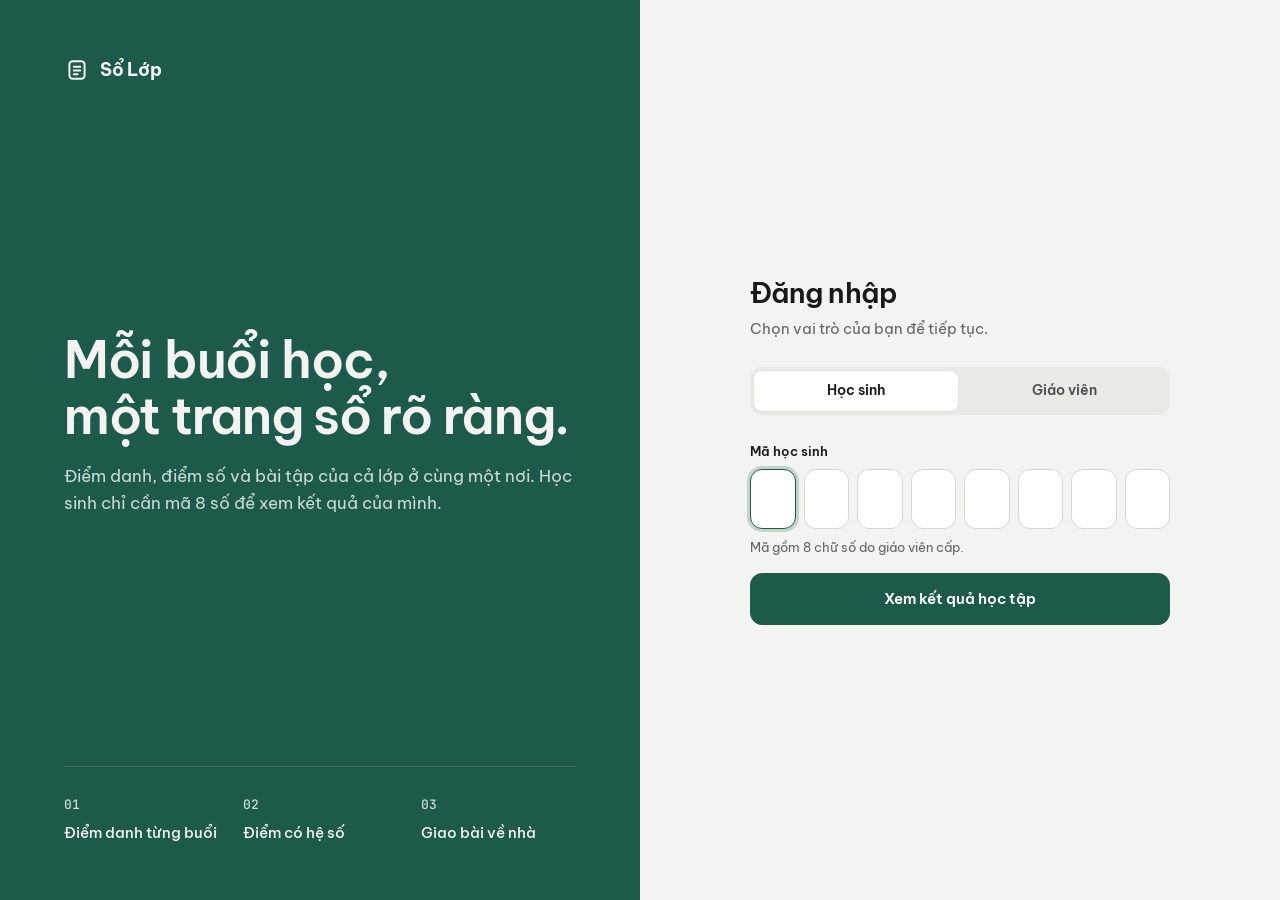
<file: index.html>
<!doctype html>
<html lang="vi">
<head>
<meta charset="utf-8">
<meta name="viewport" content="width=device-width, initial-scale=1, viewport-fit=cover">
<meta name="theme-color" content="#1E5A4C">
<link rel="icon" href="assets/favicon.svg" type="image/svg+xml">
<link rel="preconnect" href="https://fonts.googleapis.com">
<link rel="preconnect" href="https://fonts.gstatic.com" crossorigin>
<link href="https://fonts.googleapis.com/css2?family=Be+Vietnam+Pro:wght@400;500;600;700&amp;family=JetBrains+Mono:wght@500;600&amp;display=swap" rel="stylesheet">
<link rel="stylesheet" href="assets/ui.css">
<title>Đăng nhập</title>
</head>
<body>
<div id="root"></div>
<noscript><p style="padding:20px">Cần bật JavaScript để sử dụng.</p></noscript>
<script src="config.js"></script>
<script src="assets/common.js"></script>
<script src="assets/api.js"></script>
<script src="assets/login.js"></script>
</body>
</html>
</file>
<file: assets/ui.css>
/* =====================================================================
   SỔ LỚP — hệ thiết kế dùng chung (giao diện mới)
   Nền đá nhạt, chữ than chì, một màu nhấn xanh rêu; cam đất chỉ dành cho
   "vắng" và điểm dưới trung bình. Số liệu dùng phông đơn cách cho thẳng cột.
   ===================================================================== */

:root {
  --bg: #F3F4F1;
  --surface: #FFFFFF;
  --surface-2: #FAFBF9;
  --sunken: #E8EAE5;
  --ink: #171A18;
  --ink-2: #4B514D;
  --muted: #5F6661;
  --faint: #8C938E;
  --line: #E3E5E0;
  --line-2: #D5D8D2;
  --line-soft: #EEF0EC;
  --accent: #1E5A4C;
  --accent-hover: #174A3E;
  --accent-soft: #E4EEEA;
  --accent-ink: #1E5A4C;
  --on-accent: #FFFFFF;
  --hero: #1E5A4C;
  --hero-ink: #F3F4F1;
  --hero-soft: #C9DBD4;
  --hero-line: #3C7566;
  --warn: #B2541A;
  --warn-ink: #94430F;
  --warn-soft: #FBEDE3;
  --w-tx: #9FC3B6;
  --w-gk: #3C7566;
  --w-ck: #123B31;
  --focus: 0 0 0 3px rgba(30, 90, 76, .22);
  --shadow: 0 1px 2px rgba(23, 26, 24, .06);
  --shadow-pop: 0 20px 50px -16px rgba(23, 26, 24, .28), 0 2px 6px rgba(23, 26, 24, .08);

  --font: 'Be Vietnam Pro', system-ui, -apple-system, 'Segoe UI', sans-serif;
  --mono: 'JetBrains Mono', ui-monospace, 'SF Mono', Menlo, Consolas, monospace;
  --r-sm: 8px;
  --r: 12px;
  --r-lg: 16px;
  --r-xl: 20px;
  --side: 240px;
  --ease: cubic-bezier(.2, .8, .2, 1);
  color-scheme: light;
}

@media (prefers-color-scheme: dark) {
  :root:not([data-theme="light"]) {
    --bg: #111412; --surface: #191D1B; --surface-2: #1D2220; --sunken: #262B28;
    --ink: #E9ECEA; --ink-2: #C3C9C5; --muted: #9AA29D; --faint: #737B76;
    --line: #2A302D; --line-2: #3A413D; --line-soft: #232826;
    --accent: #5FB39C; --accent-hover: #78C4AF; --accent-soft: #1D2F29; --accent-ink: #7FCBB5; --on-accent: #0D1A16;
    --hero: #163F35; --hero-ink: #EAF2EE; --hero-soft: #A9C9BD; --hero-line: #2C5A4D;
    --warn: #E0895A; --warn-ink: #F0A77C; --warn-soft: #3A2619;
    --w-tx: #3E6B5E; --w-gk: #5FB39C; --w-ck: #A6DCCB;
    --focus: 0 0 0 3px rgba(95, 179, 156, .3);
    --shadow: none;
    --shadow-pop: 0 20px 50px -12px rgba(0, 0, 0, .6);
    color-scheme: dark;
  }
}
:root[data-theme="dark"] {
  --bg: #111412; --surface: #191D1B; --surface-2: #1D2220; --sunken: #262B28;
  --ink: #E9ECEA; --ink-2: #C3C9C5; --muted: #9AA29D; --faint: #737B76;
  --line: #2A302D; --line-2: #3A413D; --line-soft: #232826;
  --accent: #5FB39C; --accent-hover: #78C4AF; --accent-soft: #1D2F29; --accent-ink: #7FCBB5; --on-accent: #0D1A16;
  --hero: #163F35; --hero-ink: #EAF2EE; --hero-soft: #A9C9BD; --hero-line: #2C5A4D;
  --warn: #E0895A; --warn-ink: #F0A77C; --warn-soft: #3A2619;
  --w-tx: #3E6B5E; --w-gk: #5FB39C; --w-ck: #A6DCCB;
  --focus: 0 0 0 3px rgba(95, 179, 156, .3);
  --shadow: none;
  --shadow-pop: 0 20px 50px -12px rgba(0, 0, 0, .6);
  color-scheme: dark;
}

/* ---------------- nền tảng ---------------- */
*, *::before, *::after { box-sizing: border-box; }
html { -webkit-text-size-adjust: 100%; }
body {
  margin: 0; min-height: 100vh; background: var(--bg); color: var(--ink);
  font: 400 15px/1.55 var(--font); -webkit-font-smoothing: antialiased; text-rendering: optimizeLegibility;
}
h1, h2, h3, h4 { margin: 0; line-height: 1.3; font-weight: 600; letter-spacing: -.01em; }
p { margin: 0; }
a { color: var(--accent-ink); text-decoration: none; }
a:hover { text-decoration: underline; }
button, input, select, textarea { font: inherit; color: inherit; }
button { cursor: pointer; }
:focus-visible { outline: 2px solid var(--accent); outline-offset: 2px; }
img { max-width: 100%; }
.num { font-family: var(--mono); font-variant-numeric: tabular-nums; }
.muted { color: var(--muted); }
.small { font-size: 13px; }
.hidden { display: none !important; }
.sr { position: absolute; width: 1px; height: 1px; overflow: hidden; clip: rect(0 0 0 0); white-space: nowrap; }
.grow { flex: 1; min-width: 0; }
.row { display: flex; align-items: center; gap: 10px; flex-wrap: wrap; }
.stack { display: flex; flex-direction: column; gap: 16px; }
.eyebrow { font-size: 12px; font-weight: 600; color: var(--muted); text-transform: uppercase; letter-spacing: .06em; }
svg.i { width: 20px; height: 20px; flex: none; }
svg.i.sm { width: 16px; height: 16px; }

/* ---------------- nút ---------------- */
.btn {
  height: 44px; padding: 0 18px; border-radius: 10px; border: 1px solid var(--line-2);
  background: var(--surface); color: var(--ink); font-weight: 600; font-size: 14px;
  display: inline-flex; align-items: center; justify-content: center; gap: 8px; white-space: nowrap;
  transition: background .14s, border-color .14s, color .14s; position: relative; text-decoration: none;
}
.btn:hover { background: var(--bg); text-decoration: none; }
.btn:disabled { opacity: .5; cursor: not-allowed; }
.btn.pri { background: var(--accent); border-color: var(--accent); color: var(--on-accent); }
.btn.pri:hover { background: var(--accent-hover); border-color: var(--accent-hover); }
.btn.ghost { background: transparent; border-color: transparent; color: var(--ink-2); }
.btn.ghost:hover { background: var(--sunken); color: var(--ink); }
.btn.danger { color: var(--warn-ink); }
.btn.danger:hover { background: var(--warn-soft); }
.btn.sm { height: 36px; padding: 0 12px; font-size: 13px; border-radius: 8px; }
.btn.icon { width: 44px; padding: 0; }
.btn.sm.icon { width: 36px; }
.btn.block { width: 100%; }
.btn.lg { height: 52px; font-size: 15px; border-radius: 12px; }
.btn.is-loading { color: transparent !important; pointer-events: none; }
.btn.is-loading > * { visibility: hidden; }
.btn .spin { position: absolute; left: 50%; top: 50%; margin: -9px 0 0 -9px; visibility: visible; color: var(--ink); }
.btn.pri .spin { color: var(--on-accent); }
.spin { width: 18px; height: 18px; border: 2px solid currentColor; border-right-color: transparent; border-radius: 50%; display: inline-block; animation: spin .7s linear infinite; }
@keyframes spin { to { transform: rotate(360deg); } }

/* ---------------- ô nhập ---------------- */
.field { display: flex; flex-direction: column; gap: 8px; min-width: 0; }
.field > label, .label { font-size: 13px; font-weight: 600; }
.input {
  width: 100%; height: 46px; border: 1px solid var(--line-2); border-radius: 10px; padding: 0 14px;
  background: var(--surface); color: var(--ink); font-size: 15px; transition: border-color .14s, box-shadow .14s;
}
textarea.input { height: auto; min-height: 140px; padding: 12px 14px; line-height: 1.6; resize: vertical; }
select.input { padding-right: 34px; appearance: none; -webkit-appearance: none;
  background-image: url("data:image/svg+xml,%3Csvg xmlns='http://www.w3.org/2000/svg' width='16' height='16' viewBox='0 0 24 24' fill='none' stroke='%235F6661' stroke-width='2'%3E%3Cpath d='m6 9 6 6 6-6'/%3E%3C/svg%3E");
  background-repeat: no-repeat; background-position: right 12px center; }
.input:focus { outline: none; border-color: var(--accent); box-shadow: var(--focus); }
.input::placeholder { color: var(--faint); }
.hint { font-size: 13px; color: var(--muted); }
.err { font-size: 13px; color: var(--warn-ink); font-weight: 500; }

/* ---------------- công tắc phân đoạn, chip, nhãn ---------------- */
.seg { display: flex; gap: 4px; padding: 4px; background: var(--sunken); border-radius: 12px; }
.seg > button { flex: 1; height: 40px; border: 0; border-radius: 8px; background: transparent; color: var(--ink-2); font-weight: 600; font-size: 14px; }
.seg > button[aria-pressed="true"] { background: var(--surface); color: var(--ink); box-shadow: 0 0 0 1px var(--line), var(--shadow); }
.badge { display: inline-flex; align-items: center; height: 26px; padding: 0 10px; border-radius: 999px; font-size: 12px; font-weight: 600; background: var(--line-soft); color: var(--ink-2); white-space: nowrap; }
.badge.ok { background: var(--accent-soft); color: var(--accent-ink); }
.badge.warn { background: var(--warn-soft); color: var(--warn-ink); }
.tag { display: inline-flex; align-items: center; height: 22px; padding: 0 8px; border-radius: 6px; font: 600 11px var(--mono); background: var(--line-soft); color: var(--ink-2); }
.pill { display: inline-flex; align-items: center; gap: 8px; height: 36px; padding: 0 14px; border-radius: 999px; font-size: 14px; font-weight: 600; }
.pill.ok { background: var(--accent-soft); color: var(--accent-ink); }
.pill.warn { background: var(--warn-soft); color: var(--warn-ink); }
.chip { display: inline-flex; align-items: center; gap: 8px; height: 30px; padding: 0 12px; border-radius: 999px; border: 1px solid var(--line); background: var(--surface); font-size: 13px; color: var(--ink-2); }

/* ---------------- thẻ ---------------- */
.card { background: var(--surface); border: 1px solid var(--line); border-radius: var(--r-lg); }
.card-h { padding: 20px 22px; display: flex; flex-wrap: wrap; align-items: center; justify-content: space-between; gap: 12px; border-bottom: 1px solid var(--line); }
.card-b { padding: 22px; }
.card-f { padding: 16px 22px; display: flex; flex-wrap: wrap; justify-content: flex-end; gap: 10px; border-top: 1px solid var(--line-soft); }
.card-title { font-size: 18px; font-weight: 600; }

/* ---------------- trống, khung xương ---------------- */
.empty { padding: 48px 24px; text-align: center; display: flex; flex-direction: column; align-items: center; gap: 8px; color: var(--muted); }
.empty svg { width: 32px; height: 32px; color: var(--faint); margin-bottom: 6px; }
.empty h3 { color: var(--ink); font-size: 16px; }
.empty .btn { margin-top: 10px; }
.sk { background: linear-gradient(90deg, var(--line-soft), var(--sunken), var(--line-soft)); background-size: 200% 100%; animation: sk 1.2s linear infinite; border-radius: 8px; }
@keyframes sk { to { background-position: -200% 0; } }

/* ---------------- thông báo nổi ---------------- */
#toasts { position: fixed; z-index: 200; left: 50%; bottom: 24px; transform: translateX(-50%); display: flex; flex-direction: column; gap: 8px; width: min(440px, calc(100vw - 32px)); pointer-events: none; }
.toast { pointer-events: auto; display: flex; align-items: flex-start; gap: 10px; padding: 12px 14px; border-radius: 12px; background: var(--ink); color: var(--bg); box-shadow: var(--shadow-pop); font-size: 14px; animation: tin .22s var(--ease); }
.toast.error { background: var(--warn-ink); color: #FFFFFF; }
.toast .x { border: 0; background: transparent; color: inherit; opacity: .7; font-size: 18px; line-height: 1; padding: 0 2px; }
.toast.out { opacity: 0; transform: translateY(6px); transition: .2s; }
@keyframes tin { from { opacity: 0; transform: translateY(8px); } }

/* ---------------- hộp thoại ---------------- */
.modal-root { position: fixed; inset: 0; z-index: 150; display: flex; align-items: center; justify-content: center; padding: 16px; }
.modal-bg { position: absolute; inset: 0; background: rgba(17, 20, 18, .45); animation: fin .18s; }
.modal { position: relative; width: min(520px, 100%); max-height: calc(100vh - 32px); display: flex; flex-direction: column; background: var(--surface); border-radius: var(--r-xl); box-shadow: var(--shadow-pop); animation: min .22s var(--ease); }
.modal.lg { width: min(720px, 100%); }
.modal-h { display: flex; align-items: center; justify-content: space-between; gap: 12px; padding: 20px 22px 0; }
.modal-h h2 { font-size: 19px; }
.modal-b { padding: 18px 22px; overflow-y: auto; }
.modal-f { display: flex; justify-content: flex-end; gap: 10px; padding: 0 22px 20px; flex-wrap: wrap; }
.modal-root.closing { opacity: 0; transition: opacity .18s; }
@keyframes fin { from { opacity: 0; } }
@keyframes min { from { opacity: 0; transform: translateY(10px) scale(.98); } }
@media (max-width: 560px) {
  .modal-root { align-items: flex-end; padding: 0; }
  .modal, .modal.lg { width: 100%; border-radius: 20px 20px 0 0; max-height: 92vh; }
  .modal-f .btn { flex: 1; }
}

/* ---------------- thương hiệu ---------------- */
.brand { display: flex; align-items: center; gap: 10px; font-size: 18px; font-weight: 700; letter-spacing: -.01em; color: var(--ink); text-decoration: none; }
.brand:hover { text-decoration: none; }
.brand svg { width: 26px; height: 26px; color: var(--accent); flex: none; }

/* =====================================================================
   ĐĂNG NHẬP
   ===================================================================== */
.login { min-height: 100vh; display: flex; }
.login-hero { flex: 1 1 50%; background: var(--hero); color: var(--hero-ink); padding: 56px 64px; display: flex; flex-direction: column; justify-content: space-between; gap: 48px; }
.login-hero .brand { color: var(--hero-ink); }
.login-hero .brand svg { color: var(--hero-ink); }
.login-hero h1 { font-size: clamp(30px, 4vw, 52px); line-height: 1.08; letter-spacing: -.025em; max-width: 12em; }
.login-hero .lead { font-size: 17px; line-height: 1.6; color: var(--hero-soft); max-width: 520px; margin-top: 20px; }
.feats { list-style: none; margin: 0; padding: 28px 0 0; display: grid; grid-template-columns: repeat(3, minmax(0, 1fr)); gap: 24px; border-top: 1px solid var(--hero-line); }
.feats li { display: flex; flex-direction: column; gap: 6px; font-weight: 500; }
.feats .num { font-size: 13px; color: var(--hero-soft); }
.login-panel { flex: 1 1 50%; display: flex; align-items: center; justify-content: center; padding: 48px 24px; }
.login-box { width: 100%; max-width: 420px; display: flex; flex-direction: column; gap: 26px; }
.login-box h2 { font-size: 28px; letter-spacing: -.02em; }
.code-wrap { position: relative; }
.code-boxes { display: grid; grid-template-columns: repeat(8, minmax(0, 1fr)); gap: 8px; }
.code-box { height: 60px; border: 1px solid var(--line-2); border-radius: 12px; background: var(--surface); display: flex; align-items: center; justify-content: center; font: 600 24px var(--mono); transition: border-color .14s, box-shadow .14s; }
.code-wrap:focus-within .code-box.cur { border-color: var(--accent); box-shadow: var(--focus); }
.code-wrap.bad .code-box { border-color: var(--warn); }
.code-input { position: absolute; inset: 0; width: 100%; height: 100%; opacity: 0; border: 0; font-size: 16px; cursor: text; caret-color: transparent; }
.demo-note { padding: 12px 14px; border-radius: 12px; background: var(--accent-soft); color: var(--accent-ink); font-size: 13px; line-height: 1.55; }
.shake { animation: shake .36s; }
@keyframes shake { 20%, 60% { transform: translateX(-6px); } 40%, 80% { transform: translateX(6px); } }
@media (max-width: 900px) {
  .login { flex-direction: column; }
  .login-hero { flex: none; padding: 28px 20px 32px; gap: 18px; }
  .login-hero .lead { font-size: 15px; margin-top: 12px; }
  .feats { display: none; }
  .login-panel { flex: 1; align-items: flex-start; padding: 28px 20px 40px; }
  .code-boxes { gap: 6px; }
  .code-box { height: 52px; font-size: 20px; border-radius: 10px; }
}

/* =====================================================================
   KHUNG GIÁO VIÊN: thanh bên đứng yên, nội dung bên phải cuộn
   ===================================================================== */
.t-shell { display: flex; min-height: 100vh; }
.t-side {
  width: var(--side); flex: none; position: sticky; top: 0; height: 100vh; overflow-y: auto;
  padding: 28px 16px; display: flex; flex-direction: column; gap: 26px; border-right: 1px solid var(--line); background: var(--bg);
}
.t-side .brand { padding: 0 12px; }
.cls-pick { display: flex; flex-direction: column; gap: 6px; padding: 0 12px; }
.cls-pick select { height: 40px; font-weight: 600; font-size: 14px; }
.t-nav { display: flex; flex-direction: column; gap: 4px; }
.t-nav a { display: flex; align-items: center; gap: 12px; height: 44px; padding: 0 12px; border-radius: 10px; color: var(--ink-2); font-size: 14px; font-weight: 500; white-space: nowrap; text-decoration: none; }
.t-nav a:hover { background: var(--sunken); color: var(--ink); }
.t-nav a[aria-current="page"] { background: var(--surface); color: var(--ink); box-shadow: 0 0 0 1px var(--line); }
.t-me { margin-top: auto; display: flex; align-items: center; gap: 10px; padding: 14px 4px 0 12px; border-top: 1px solid var(--line); }
.avatar { width: 36px; height: 36px; border-radius: 50%; background: var(--accent-soft); color: var(--accent-ink); display: flex; align-items: center; justify-content: center; font-weight: 700; font-size: 14px; flex: none; }
.t-main { flex: 1; min-width: 0; padding: 36px 40px 64px; display: flex; flex-direction: column; gap: 26px; }
.page-h { display: flex; flex-wrap: wrap; justify-content: space-between; align-items: flex-end; gap: 16px; }
.page-h h1 { font-size: 30px; letter-spacing: -.02em; }
.page-h .sub { margin-top: 6px; color: var(--muted); }
.page-h .acts { display: flex; flex-wrap: wrap; gap: 10px; }

.t-me-m { display: none !important; }
@media (max-width: 900px) {
  .t-shell { flex-direction: column; }
  .t-side {
    width: auto; height: auto; overflow: visible; z-index: 20;
    flex-direction: row; flex-wrap: wrap; align-items: center; gap: 10px 12px;
    padding: 12px 16px 0; border-right: 0; border-bottom: 1px solid var(--line);
  }
  .t-side .brand { padding: 0; font-size: 17px; }
  .cls-pick { margin-left: auto; padding: 0; }
  .cls-pick .label { display: none; }
  .cls-pick select { height: 38px; max-width: 160px; }
  .t-nav { flex-direction: row; width: 100%; overflow-x: auto; gap: 2px; padding-bottom: 8px; scrollbar-width: none; }
  .t-nav::-webkit-scrollbar { display: none; }
  .t-nav a { flex: none; height: 40px; }
  .t-me { display: none; }
  .t-me-m { display: inline-flex !important; }
  .t-main { padding: 20px 16px 48px; gap: 20px; }
  .page-h h1 { font-size: 24px; }
  .page-h .acts { width: 100%; }
  .page-h .acts .btn { flex: 1; }
}

/* ---------------- bố cục hai cột tự xếp ---------------- */
.cols { display: flex; gap: 24px; align-items: flex-start; }
.cols > .main-col { flex: 1; min-width: 0; }
.cols > .side-col { width: 320px; flex: none; display: flex; flex-direction: column; gap: 20px; }
.cols > .side-col.wide { width: 360px; }
.cols > .left-col { width: 280px; flex: none; }
@media (max-width: 1180px) {
  .cols.wrap-l { flex-direction: column; align-items: stretch; }
  .cols.wrap-l > .side-col { width: auto; flex-direction: row; flex-wrap: wrap; }
  .cols.wrap-l > .side-col > * { flex: 1 1 300px; }
}
@media (max-width: 1060px) {
  .cols.wrap-m { flex-direction: column; align-items: stretch; }
  .cols.wrap-m > .side-col, .cols.wrap-m > .left-col { width: auto; }
}

/* ---------------- điểm danh ---------------- */
.sess-box { padding: 12px; }
.sess-list { display: flex; flex-direction: column; gap: 2px; }
.sess { display: flex; justify-content: space-between; align-items: center; gap: 12px; width: 100%; padding: 14px 16px; border: 0; border-radius: 12px; background: transparent; text-align: left; color: var(--ink); }
.sess:hover { background: var(--bg); }
.sess[aria-pressed="true"] { background: var(--accent-soft); }
.sess .t { font-weight: 600; }
.sess .d { font-size: 13px; color: var(--muted); white-space: nowrap; }
.sess .r { font: 500 13px var(--mono); color: var(--ink-2); white-space: nowrap; }
.roster { list-style: none; margin: 0; padding: 0; }
.roster li { display: flex; align-items: center; justify-content: space-between; gap: 12px; padding: 12px 22px; border-bottom: 1px solid var(--line-soft); }
.roster li:hover { background: var(--surface-2); }
.roster .idx { width: 26px; font: 500 13px var(--mono); color: var(--muted); flex: none; }
.roster .nm { font-weight: 500; }
.code { font: 500 12px var(--mono); color: var(--muted); letter-spacing: .02em; }
.tg-group { display: flex; gap: 4px; padding: 3px; border-radius: 10px; background: var(--bg); flex: none; }
.tg { height: 36px; padding: 0 14px; border: 0; border-radius: 8px; background: transparent; font-weight: 600; font-size: 13px; color: var(--muted); }
.tg[aria-pressed="true"].p { background: var(--accent); color: var(--on-accent); }
.tg[aria-pressed="true"].a { background: var(--warn); color: #FFFFFF; }
@media (max-width: 1060px) {
  .sess-box { padding: 8px; }
  .sess-box .eyebrow { display: none; }
  .sess-list { flex-direction: row; overflow-x: auto; scrollbar-width: thin; }
  .sess { flex: none; width: auto; flex-direction: column; align-items: flex-start; gap: 2px; padding: 10px 14px; }
}
@media (max-width: 600px) {
  .roster li { padding: 10px 16px; }
  .roster .idx { display: none; }
}

/* ---------------- bảng điểm ---------------- */
.tests { display: flex; flex-wrap: wrap; gap: 10px; }
.tcard { display: flex; flex-direction: column; gap: 8px; width: 200px; padding: 14px 16px; border: 1px solid var(--line); border-radius: 14px; background: var(--surface); text-align: left; color: var(--ink); }
.tcard:hover { border-color: var(--line-2); }
.tcard[aria-pressed="true"] { border-color: var(--accent); box-shadow: inset 0 0 0 1px var(--accent); background: var(--surface-2); }
.tcard .nm { font-size: 14px; font-weight: 600; line-height: 1.35; overflow: hidden; display: -webkit-box; -webkit-line-clamp: 2; -webkit-box-orient: vertical; }
.prog { flex: 1; height: 4px; border-radius: 999px; background: var(--line-soft); overflow: hidden; }
.prog > i { display: block; height: 100%; background: var(--accent); }
.tadd { display: flex; flex-direction: column; align-items: center; justify-content: center; gap: 6px; width: 150px; min-height: 100px; border: 1.5px dashed var(--line-2); border-radius: 14px; background: transparent; font-weight: 600; font-size: 13px; color: var(--accent-ink); }
.tadd:hover { background: var(--surface); }
@media (max-width: 900px) {
  .tests { flex-wrap: nowrap; overflow-x: auto; margin: 0 -16px; padding: 2px 16px 6px; }
  .tcard, .tadd { flex: none; }
}
.tbl-wrap { overflow-x: auto; }
.gt { width: 100%; border-collapse: collapse; font-size: 14px; }
.gt th { background: var(--surface-2); font-weight: 600; font-size: 12px; color: var(--muted); letter-spacing: .04em; padding: 12px; border-bottom: 1px solid var(--line); text-align: center; white-space: nowrap; }
.gt td { padding: 10px 12px; border-bottom: 1px solid var(--line-soft); text-align: center; white-space: nowrap; background: var(--surface); }
.gt th.l, .gt td.l { text-align: left; position: sticky; left: 0; z-index: 1; }
.gt th.sel { background: var(--accent-soft); color: var(--accent-ink); }
.gt td.sel { background: var(--surface-2); }
.gt td.n { font-family: var(--mono); }
.gt td.none { color: var(--faint); }
.gt td.avg { font-family: var(--mono); font-weight: 600; color: var(--accent-ink); }
.gt td.avg.low { color: var(--warn-ink); }
.gt tr:last-child td { border-bottom: 0; }
.sin { width: 68px; height: 36px; border: 1px solid var(--line-2); border-radius: 8px; text-align: center; font: 600 14px var(--mono); background: var(--surface); color: var(--ink); }
.sin:focus { outline: none; border-color: var(--accent); box-shadow: var(--focus); }
.sin.bad { border-color: var(--warn); background: var(--warn-soft); }
.sin.dirty { border-color: var(--accent); }
.step { width: 44px; height: 44px; border: 1px solid var(--line-2); border-radius: 10px; background: var(--surface); display: flex; align-items: center; justify-content: center; color: var(--ink); }
.step:hover { background: var(--bg); }
.wrow { display: flex; align-items: center; justify-content: space-between; gap: 12px; }
.wval { width: 40px; text-align: center; font: 600 20px var(--mono); }
.wbar { display: flex; height: 10px; border-radius: 999px; overflow: hidden; gap: 2px; background: var(--line-soft); }
.wbar > i { display: block; }
.formula { padding: 12px 14px; border-radius: 12px; background: var(--bg); font: 12px/1.7 var(--mono); color: var(--ink-2); }
.drop { position: relative; display: flex; flex-direction: column; align-items: center; gap: 8px; padding: 22px 16px; border: 1.5px dashed var(--line-2); border-radius: 14px; text-align: center; cursor: pointer; background: var(--surface-2); }
.drop:hover, .drop.over { border-color: var(--accent); }
.drop svg { color: var(--accent); width: 26px; height: 26px; }
.drop input { position: absolute; width: 1px; height: 1px; opacity: 0; }

/* ---------------- bài tập ---------------- */
.two { display: grid; grid-template-columns: repeat(2, minmax(0, 1fr)); gap: 20px; }
@media (max-width: 700px) { .two { grid-template-columns: minmax(0, 1fr); } }
.file-row { display: flex; align-items: center; gap: 12px; padding: 10px 12px; border: 1px solid var(--line); border-radius: 12px; background: var(--surface-2); }
.file-ico { flex: none; width: 40px; height: 40px; border-radius: 10px; background: var(--warn-soft); color: var(--warn-ink); display: flex; align-items: center; justify-content: center; font-size: 10px; font-weight: 700; text-transform: uppercase; }
.file-row .nm { font-size: 14px; font-weight: 500; overflow: hidden; text-overflow: ellipsis; white-space: nowrap; }
.picks { display: flex; flex-wrap: wrap; gap: 8px; }
.pick { display: inline-flex; align-items: center; gap: 8px; height: 40px; padding: 0 14px; border: 1px solid var(--line-2); border-radius: 999px; font-size: 14px; cursor: pointer; background: var(--surface); }
.pick input { accent-color: var(--accent); width: 16px; height: 16px; margin: 0; }
.pick:has(input:checked) { border-color: var(--accent); background: var(--accent-soft); }
.hw-item { display: flex; flex-direction: column; gap: 8px; padding: 16px 20px; border-bottom: 1px solid var(--line-soft); }
.hw-item:last-child { border-bottom: 0; }
.hw-item h3 { font-size: 15px; line-height: 1.4; }
.hw-meta { display: flex; flex-wrap: wrap; gap: 6px 16px; font-size: 13px; color: var(--muted); }

/* ---------------- danh sách học sinh ---------------- */
.st-row { display: flex; align-items: center; gap: 14px; padding: 12px 22px; border-bottom: 1px solid var(--line-soft); }
.st-row:last-child { border-bottom: 0; }
.code-chip { display: inline-flex; align-items: center; gap: 6px; height: 32px; padding: 0 6px 0 12px; border-radius: 8px; background: var(--bg); font: 600 14px var(--mono); letter-spacing: .04em; }
@media (max-width: 600px) { .st-row { padding: 12px 16px; flex-wrap: wrap; } }

/* =====================================================================
   KHUNG HỌC SINH: thanh trên (máy tính), thanh tab dưới (điện thoại)
   ===================================================================== */
.s-app { min-height: 100vh; display: flex; flex-direction: column; }
.s-top { position: sticky; top: 0; z-index: 20; display: flex; align-items: center; gap: 28px; height: 68px; padding: 0 32px; background: var(--surface); border-bottom: 1px solid var(--line); }
.s-nav { display: flex; gap: 4px; }
.s-nav a { display: inline-flex; align-items: center; height: 40px; padding: 0 14px; border-radius: 10px; font-size: 14px; font-weight: 600; color: var(--ink-2); text-decoration: none; }
.s-nav a:hover { background: var(--bg); color: var(--ink); }
.s-nav a[aria-current="page"] { background: var(--accent-soft); color: var(--accent-ink); }
.s-who { margin-left: auto; display: flex; align-items: center; gap: 12px; font-size: 14px; font-weight: 600; }
.s-main { flex: 1; width: 100%; max-width: 1080px; margin: 0 auto; padding: 40px 32px 64px; display: flex; flex-direction: column; gap: 24px; }
.s-main h1 { font-size: 30px; letter-spacing: -.02em; }
.s-grid { display: grid; grid-template-columns: repeat(2, minmax(0, 1fr)); gap: 20px; align-items: start; }
.s-grid .span { grid-column: 1 / -1; }
.s-col { display: flex; flex-direction: column; gap: 20px; }
.s-tabs { display: none; }
.s-tabs a { flex: 1; display: flex; flex-direction: column; align-items: center; justify-content: center; gap: 4px; height: 60px; font-size: 11px; font-weight: 600; color: var(--muted); text-decoration: none; }
.s-tabs a[aria-current="page"] { color: var(--accent-ink); }
.s-tabs svg { width: 22px; height: 22px; }
.chips { display: flex; flex-wrap: wrap; gap: 8px; }
.hero-card { background: var(--hero); color: var(--hero-ink); border-radius: var(--r-xl); padding: 24px; display: flex; flex-direction: column; justify-content: space-between; gap: 20px; }
.hero-card a { color: var(--hero-ink); }
.hero-card .lbl { font-size: 13px; color: var(--hero-soft); }
.hero-card .big { font: 600 56px/1 var(--mono); letter-spacing: -.03em; }
.hero-split { display: grid; grid-template-columns: repeat(3, minmax(0, 1fr)); gap: 8px; border-top: 1px solid var(--hero-line); padding-top: 16px; }
.hero-split .lbl { font-size: 12px; }
.hero-split .v { font: 600 18px var(--mono); }
.stat { display: flex; flex-direction: column; }
.stat .v { font: 600 30px var(--mono); }
.stat .v.ok { color: var(--accent-ink); }
.stat .v.warn { color: var(--warn-ink); }
.dots { display: grid; grid-template-columns: repeat(auto-fill, minmax(16px, 1fr)); gap: 6px; }
.dots i { height: 18px; border-radius: 5px; background: var(--accent); }
.dots i.x { background: var(--warn); }
.link-row { display: flex; justify-content: space-between; align-items: center; gap: 12px; padding: 16px 22px; color: var(--ink); text-decoration: none; border-top: 1px solid var(--line-soft); width: 100%; background: transparent; border-left: 0; border-right: 0; border-bottom: 0; text-align: left; }
.link-row:hover { background: var(--surface-2); text-decoration: none; }
.link-row[aria-pressed="true"] { background: var(--accent-soft); box-shadow: inset 3px 0 0 var(--accent); }
.sc-row { display: flex; justify-content: space-between; align-items: center; gap: 12px; padding: 14px 22px; border-top: 1px solid var(--line-soft); }
.sc-row .v { font: 600 18px var(--mono); }
.hw-grid { display: grid; grid-template-columns: 340px minmax(0, 1fr); gap: 20px; align-items: start; }
.hw-grid .list { order: 1; }
.hw-grid .detail { order: 2; }
.prose { font-size: 15px; line-height: 1.7; white-space: pre-line; color: var(--ink); overflow-wrap: anywhere; }
@media (max-width: 720px) {
  .s-top { height: 60px; padding: 0 16px; gap: 12px; }
  .s-nav, .s-who .nm { display: none; }
  .s-main { padding: 20px 16px 28px; gap: 16px; }
  .s-main h1 { font-size: 24px; }
  .s-grid, .hw-grid { grid-template-columns: minmax(0, 1fr); gap: 16px; }
  .hw-grid .detail { order: 1; }
  .hw-grid .list { order: 2; }
  .s-tabs { display: flex; position: sticky; bottom: 0; z-index: 20; background: var(--surface); border-top: 1px solid var(--line); padding-bottom: env(safe-area-inset-bottom); }
  .dots i { height: 14px; border-radius: 4px; }
  .hero-card .big { font-size: 48px; }
}

/* ---------------- chuyển cảnh ---------------- */
.view-enter { animation: vin .26s var(--ease); }
@keyframes vin { from { opacity: 0; transform: translateY(6px); } }
@media (prefers-reduced-motion: reduce) {
  *, *::before, *::after { animation-duration: .01ms !important; transition-duration: .01ms !important; }
}
</file>
